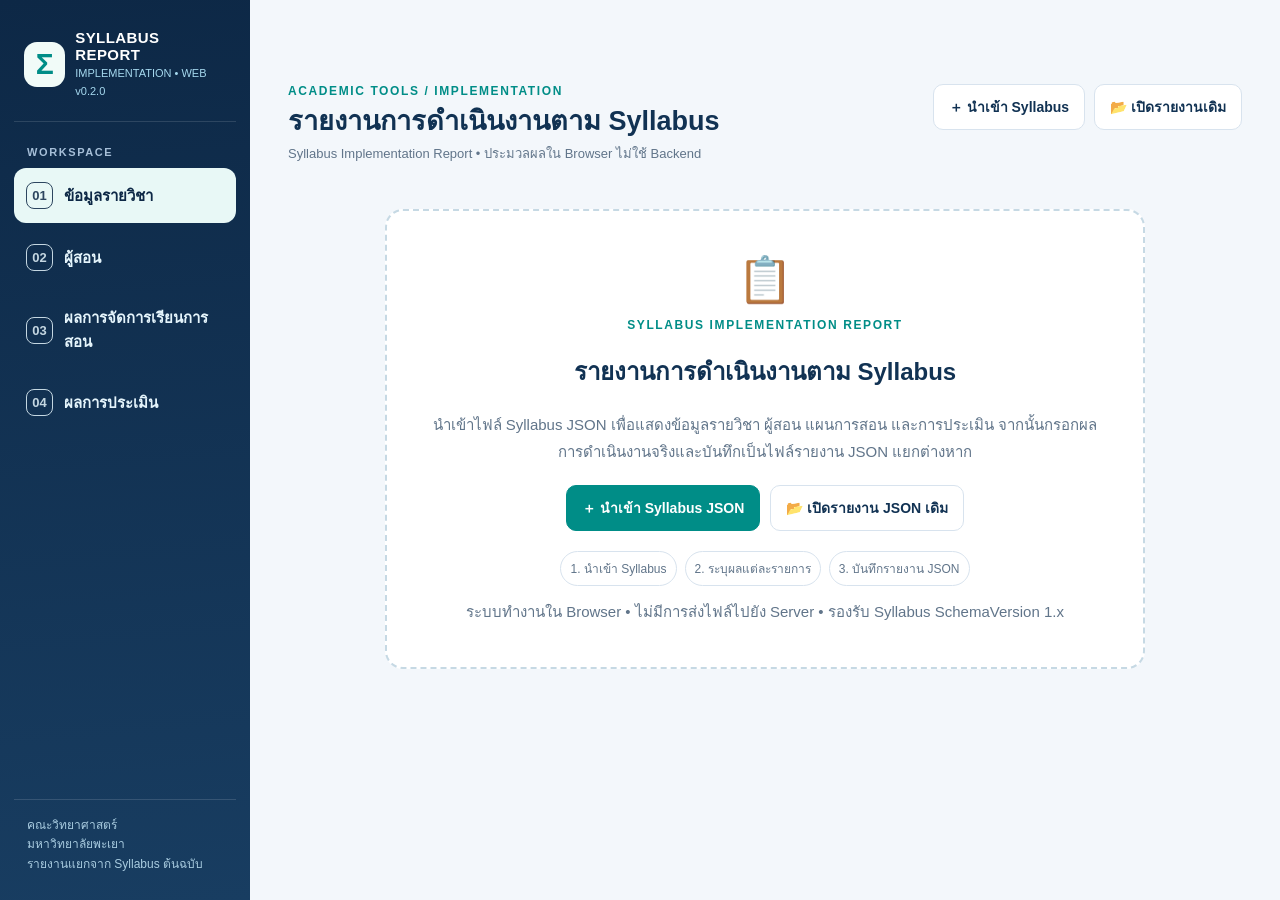
<file: index.html>
<!doctype html>
<html lang="th">
<head>
  <meta charset="utf-8">
  <meta name="viewport" content="width=device-width, initial-scale=1">
  <meta name="theme-color" content="#102d4e">
  <meta name="description" content="ระบบรายงานผลการดำเนินงานตาม Syllabus โดยประมวลผลในเบราว์เซอร์ทั้งหมด">
  <title>Syllabus Implementation Report | Faculty of Science</title>
  <style>
:root{--navy:#113253;--deep:#0d2846;--ink:#18344d;--muted:#61758a;--teal:#008d87;--teal-dark:#00736f;--light:#f3f7fb;--white:#fff;--line:#d8e3ee;--good:#0b8567;--bad:#ad4a2a;--waiting:#748397;--yellow:#fff4dc;--shadow:0 12px 30px rgba(14,48,83,.07);font-family:Tahoma,"Noto Sans Thai",Arial,sans-serif;color:var(--ink);font-size:16px}
*{box-sizing:border-box}body{margin:0;background:var(--light);min-width:320px}button,input,textarea,select{font:inherit}button{cursor:pointer}button:disabled{opacity:.5;cursor:not-allowed}button:focus-visible,select:focus-visible,textarea:focus-visible,input:focus-visible,a:focus-visible{outline:3px solid #69c7cb;outline-offset:2px}.sr-only{position:absolute;width:1px;height:1px;padding:0;margin:-1px;overflow:hidden;clip:rect(0,0,0,0);white-space:nowrap;border:0}.app-shell{display:grid;grid-template-columns:250px minmax(0,1fr);min-height:100vh}.sidebar{background:linear-gradient(175deg,var(--deep),#183d61);color:white;position:sticky;top:0;height:100vh;display:flex;flex-direction:column;padding:25px 14px;z-index:30}.logo{display:flex;gap:10px;align-items:center;padding:4px 10px 22px;border-bottom:1px solid #ffffff20}.logo-mark{display:grid;place-items:center;width:45px;height:45px;border-radius:13px;background:#f1fbf8;color:var(--teal);font-size:30px;font-weight:800}.logo b{display:block;font-size:15px;letter-spacing:.4px}.logo span{font-size:11px;color:#a5d8ee}.nav-label{font-size:11px;color:#a6bfd8;font-weight:700;letter-spacing:1.6px;padding:24px 13px 10px}.nav{display:flex;flex-direction:column;gap:7px}.nav-item{border:0;background:transparent;color:#e4f4fb;padding:14px 12px;border-radius:12px;text-align:left;display:flex;align-items:center;gap:11px;font-size:15px;font-weight:600;width:100%}.nav-item:hover{background:#ffffff1a}.nav-item.active{background:#e8f8f6;color:var(--deep)}.nav-number{border:1px solid currentColor;opacity:.85;min-width:27px;height:27px;display:grid;place-items:center;border-radius:8px;font-size:13px}.sidebar-foot{margin-top:auto;border-top:1px solid #ffffff22;padding:16px 13px 0;color:#a9cce0;font-size:12px;line-height:1.65}.main{min-width:0;max-width:1740px;width:100%;margin:auto;padding:28px 38px 130px}.masthead{display:flex;align-items:flex-start;justify-content:space-between;gap:15px;margin-bottom:24px}.kicker{font-size:12px;letter-spacing:1.6px;font-weight:800;color:var(--teal)}h1{font-size:27px;line-height:1.35;margin:5px 0 4px;color:var(--navy)}.subtitle{font-size:13px;color:var(--muted);margin:0}.mast-actions{display:flex;gap:9px;flex-wrap:wrap;justify-content:flex-end}.btn{border:1px solid var(--line);background:#fff;color:var(--navy);border-radius:10px;padding:11px 15px;font-size:14px;font-weight:700;display:inline-flex;align-items:center;justify-content:center;gap:8px;white-space:nowrap;min-height:42px}.btn:hover{background:#edf8f8}.btn-primary{background:var(--teal);border-color:var(--teal);color:white}.btn-primary:hover{background:var(--teal-dark)}.btn-dark{background:var(--navy);border-color:var(--navy);color:white}.btn-dark:hover{background:#1c446c}.btn-ghost{background:transparent;color:var(--muted)}.btn-xs{min-height:34px;padding:7px 12px;font-size:12px}.mobile-toggle{display:none}.hero{border:1px solid #c8dae9;border-radius:17px;background:linear-gradient(115deg,#173e64,#17617d);color:white;padding:23px 25px;display:flex;justify-content:space-between;gap:20px;align-items:center;margin-bottom:22px}.hero h2{margin:4px 0;font-size:22px;color:white}.hero small{font-size:13px;color:#c5e7f2}.hero aside{text-align:right;min-width:190px}.hero aside strong{font-size:19px;display:block;word-break:break-word}.stats{display:grid;grid-template-columns:repeat(4,minmax(0,1fr));gap:12px;margin-bottom:22px}.stat{background:white;border:1px solid var(--line);padding:15px 17px;border-radius:14px;box-shadow:var(--shadow)}.stat span{font-size:12px;color:var(--muted);display:block}.stat strong{font-size:23px;display:block;margin-top:6px;color:var(--navy)}.stat small{font-size:11px;color:var(--muted)}.section-head{display:flex;justify-content:space-between;align-items:flex-end;gap:16px;margin:8px 0 16px}.section-head h2{font-size:20px;color:var(--navy);margin:4px 0}.section-head p{font-size:13px;color:var(--muted);margin:0}.panel{background:white;border:1px solid var(--line);border-radius:15px;box-shadow:var(--shadow);margin-bottom:18px;overflow:hidden}.panel-head{padding:16px 20px;border-bottom:1px solid var(--line);display:flex;align-items:center;justify-content:space-between;gap:15px}.panel-head h3{font-size:17px;margin:0;color:var(--navy)}.panel-head p{font-size:12px;color:var(--muted);margin:5px 0 0}.panel-body{padding:20px}.pill{padding:5px 11px;border-radius:30px;background:#eaf1f7;color:#3e5970;font-weight:700;font-size:12px;white-space:nowrap}.pill.positive{background:#def7ea;color:#00734d}.pill.negative{background:#fff0df;color:#a55221}.pill.pending{background:#edf2f7;color:#587187}.status-note{background:#eaf7f7;border:1px solid #c8e5e7;border-radius:12px;padding:12px 17px;margin-bottom:18px;font-size:13px;line-height:1.7}.status-note.warn{background:#fff7e7;border-color:#f3dfaa}.grid-info{display:grid;grid-template-columns:repeat(2,minmax(0,1fr));gap:0 20px}.info-cell{border-bottom:1px solid #e6edf3;padding:11px 0;min-width:0}.info-cell.span{grid-column:1/-1}.info-cell dt{font-size:12px;color:var(--muted);margin-bottom:5px}.info-cell dd{margin:0;white-space:pre-wrap;overflow-wrap:anywhere;line-height:1.65;font-size:15px}.table-scroller{overflow-x:auto;width:100%}.data-table{border-collapse:collapse;min-width:700px;width:100%}.data-table th{background:#f0f6fa;font-size:12px;text-align:left;color:#42627a;padding:13px 12px;border-bottom:1px solid var(--line);white-space:nowrap}.data-table td{padding:12px;border-bottom:1px solid #e6edf3;vertical-align:top;font-size:13px}.data-table tr:last-child td{border-bottom:none}.data-table td strong{font-size:14px;color:var(--navy);font-weight:700}.data-table td .subline{margin-top:5px;line-height:1.65;color:var(--muted);font-size:12px;white-space:pre-wrap}.data-table td .line{margin-top:6px;line-height:1.6}.row-no{color:var(--muted);font-size:12px} .training-table{min-width:1420px;table-layout:fixed}.training-table th:nth-child(1){width:70px}.training-table th:nth-child(2){width:20%}.training-table th:nth-child(3){width:12%}.training-table th:nth-child(4){width:8%}.training-table th:nth-child(5){width:12%}.training-table th:nth-child(6){width:14%}.training-table th:nth-child(7){width:16%}.training-table th:nth-child(8){width:16%}.assessment-table{min-width:1280px;table-layout:fixed}.assessment-table th:nth-child(1){width:48px}.assessment-table th:nth-child(2){width:19%}.assessment-table th:nth-child(3){width:13%}.assessment-table th:nth-child(4){width:8%}.assessment-table th:nth-child(5){width:8%}.assessment-table th:nth-child(6){width:14%}.assessment-table th:nth-child(7){width:17%}.assessment-table th:nth-child(8){width:17%}.status-select,.form-control{width:100%;min-width:0;border:1px solid #ccdae6;background:white;border-radius:9px;color:var(--ink);padding:9px 10px;font-size:14px;line-height:1.5}.status-select{font-weight:700}.status-select.value-ok{color:var(--good);border-color:#92cbb3;background:#f4fcf7}.status-select.value-bad{color:var(--bad);border-color:#efc3a2;background:#fffbf5}textarea.form-control{resize:vertical;min-height:72px}.form-control:disabled{background:#f5f7fa;color:#9eabb6}.field-hint{color:#9eabb6;font-size:12px;margin:7px 0 0}.invalid{border-color:#db8757!important;background:#fffaf6!important}.error-msg{font-size:12px;color:#a94b26;margin-top:5px;line-height:1.45}.tabs{display:flex;gap:8px;margin-bottom:14px}.tabs button{border-radius:9px;padding:10px 16px;font-weight:700;border:1px solid var(--line);background:#f2f6fa;color:#41627a}.tabs button.active{background:var(--navy);color:white;border-color:var(--navy)}.tabs button span{font-size:12px;opacity:.8}.field{display:flex;flex-direction:column;gap:7px}.field label{font-size:13px;font-weight:700;color:var(--navy)}.field input{width:240px;max-width:100%}.blank-state{border:2px dashed #c6d9e4;border-radius:18px;background:white;max-width:760px;padding:42px 38px;margin:45px auto;text-align:center}.blank-icon{font-size:45px;margin-bottom:12px}.blank-state h2{color:var(--navy);font-size:24px}.blank-state p{color:var(--muted);font-size:15px;line-height:1.8}.blank-actions{display:flex;justify-content:center;flex-wrap:wrap;gap:10px;margin:20px 0}.steps{display:flex;flex-wrap:wrap;gap:8px;justify-content:center;font-size:12px;color:var(--muted)}.steps span{border:1px solid var(--line);padding:7px 9px;border-radius:30px}.sticky-save{position:fixed;z-index:20;bottom:0;right:0;left:250px;background:rgba(255,255,255,.96);border-top:1px solid var(--line);box-shadow:0 -10px 34px #12395e16;backdrop-filter:blur(9px);padding:12px 38px}.sticky-inner{max-width:1440px;margin:auto;display:flex;align-items:center;justify-content:space-between;gap:15px}.sticky-inner p{margin:0;font-size:12px;color:var(--muted);line-height:1.6}.sticky-inner strong{display:block;font-size:14px;color:var(--navy)}.sticky-inner .btn{font-size:15px}.toast{position:fixed;bottom:90px;right:20px;background:#143956;color:white;border-radius:11px;padding:13px 18px;box-shadow:var(--shadow);max-width:min(380px,90vw);z-index:60;font-size:14px;line-height:1.6}.toast.error{background:#9c4238}.menu-backdrop{display:none}.legend{display:flex;gap:8px;flex-wrap:wrap}.empty-table{padding:25px;color:var(--muted);font-size:14px}.footer-note{font-size:12px;color:var(--muted);text-align:center;padding:18px 0}.report-date{margin:4px 0 18px}.report-date .field{max-width:280px}.report-date input{border:1px solid var(--line);background:white;border-radius:9px;padding:10px;font-size:15px}.progress{height:6px;background:#e7edf2;border-radius:20px;overflow:hidden;margin-top:10px}.progress>div{background:var(--teal);height:100%;border-radius:20px;transition:width .25s}.help-line{font-size:12px;color:var(--muted);line-height:1.6;margin:12px 0 0}
@media(max-width:1190px){.main{padding:24px 22px 130px}.sticky-save{padding:12px 22px}.hero{padding:18px}.stats{gap:9px}.stat{padding:13px}}
@media(max-width:850px){.app-shell{grid-template-columns:minmax(0,1fr)}.sidebar{position:fixed;left:0;top:0;bottom:0;width:255px;transform:translateX(-105%);transition:transform .2s;box-shadow:12px 0 35px #001b3b25}.sidebar.open{transform:translateX(0)}.menu-backdrop.on{display:block;position:fixed;inset:0;background:#0b223b80;z-index:25}.mobile-toggle{display:inline-flex}.main{padding:19px 18px 125px}.sticky-save{left:0;padding:10px 18px}.masthead{align-items:flex-start}.mast-actions{max-width:44%}.mast-actions .btn{padding:9px}.hero aside{min-width:150px}}
@media(max-width:630px){h1{font-size:21px}.subtitle{font-size:12px}.main{padding:14px 12px 120px}.masthead{flex-wrap:wrap;gap:12px}.mast-actions{max-width:none;width:100%;justify-content:space-between}.mast-actions .btn{flex:1;font-size:12px;padding:9px 5px}.hero{flex-direction:column;align-items:flex-start;gap:12px}.hero h2{font-size:18px}.hero aside{text-align:left;min-width:0}.stats{grid-template-columns:repeat(2,1fr)}.stat strong{font-size:21px}.section-head{align-items:flex-start}.panel-head{padding:13px 14px}.panel-body{padding:14px}.grid-info{grid-template-columns:1fr}.info-cell.span{grid-column:auto}.data-table,.training-table,.assessment-table{min-width:0}.responsive-table thead{display:none}.responsive-table tbody,.responsive-table tr,.responsive-table td{display:block;width:100%}.responsive-table tr{border:1px solid var(--line);border-radius:12px;overflow:hidden;margin:11px 10px;background:white}.responsive-table td{display:grid;grid-template-columns:90px minmax(0,1fr);column-gap:8px;border-bottom:1px solid #e6edf3;padding:11px}.responsive-table td:last-child{border-bottom:0}.responsive-table td:before{content:attr(data-label);font-size:12px;font-weight:700;color:#55718a;padding-top:6px}.responsive-table .form-control,.responsive-table .status-select{font-size:15px}.responsive-table td .subline{font-size:12px}.responsive-table td[data-label="สาเหตุ"],.responsive-table td[data-label="การดำเนินการ"]{grid-template-columns:1fr}.responsive-table td[data-label="สาเหตุ"]:before,.responsive-table td[data-label="การดำเนินการ"]:before{padding:0 0 4px}.sticky-save{padding:10px 12px}.sticky-inner p{font-size:11px}.sticky-inner strong{font-size:12px}.sticky-inner .btn{font-size:13px;padding:10px 12px}.tabs button{flex:1;font-size:13px;padding:9px 7px}.blank-state{margin:12px auto;padding:30px 17px}.blank-state h2{font-size:20px}}
@media(max-width:370px){.responsive-table td{grid-template-columns:76px minmax(0,1fr)}.sticky-inner p{max-width:150px}.btn{font-size:12px}}
@media print{.sidebar,.mast-actions,.sticky-save,.tabs,.mobile-toggle,.toast,.menu-backdrop{display:none!important}.app-shell{display:block}.main{max-width:none;padding:0}.hero{background:#f0f5f9!important;color:var(--ink)!important;print-color-adjust:exact}.hero h2{color:var(--ink)}.hero small{color:var(--ink)}.panel{box-shadow:none;break-inside:avoid}.training-table{min-width:0;font-size:10px}.panel-head{padding:10px}.data-table td{font-size:10px}.data-table th{font-size:10px}}

/* Phase 2: DOCX output in the same sticky action bar as JSON. */
.footer-actions{display:flex;align-items:center;justify-content:flex-end;gap:10px;flex-wrap:wrap}
.btn-docx{background:var(--navy);border-color:var(--navy);color:#fff}
.btn-docx:hover{background:#1d527c;color:#fff}
@media(max-width:680px){.sticky-inner{align-items:stretch}.footer-actions{width:100%;display:grid;grid-template-columns:minmax(0,1fr) minmax(0,1fr);gap:8px}.footer-actions .btn{min-width:0;white-space:normal;line-height:1.35;padding:10px 8px}}
@media(max-width:375px){.footer-actions .btn{font-size:12px}}

  </style>
</head>
<body>
  <div id="app" aria-live="off"></div>
  <input id="syllabus-file" class="sr-only" type="file" accept=".json,application/json" aria-label="เลือกไฟล์ Syllabus JSON">
  <input id="report-file" class="sr-only" type="file" accept=".json,application/json" aria-label="เลือกไฟล์รายงาน JSON">
  <script>
/* Smart Syllabus Implementation Report: self-contained DOCX generator.
   Generates OOXML in Browser, with no CDN, backend, or dependency at runtime.
   Input Report JSON and SourceSyllabus are never modified. */
(function(root,factory){
  const api=factory();
  if(typeof module==='object'&&module.exports)module.exports=api;
  if(root)root.SyllabusReportDocx=api;
})(typeof window!=='undefined'?window:undefined,function(){
'use strict';
const encoder=new TextEncoder();
const TYPE='application/vnd.openxmlformats-officedocument.wordprocessingml.document';
const W=15100;
const txt=x=>x==null?'':Array.isArray(x)?x.map(txt).filter(Boolean).join(', '):typeof x==='boolean'?(x?'ใช่':'ไม่ใช่'):typeof x==='object'?JSON.stringify(x):String(x);
const val=x=>txt(x).trim()||'—';
const xml=x=>txt(x).replace(/&/g,'&amp;').replace(/</g,'&lt;').replace(/>/g,'&gt;').replace(/"/g,'&quot;').replace(/'/g,'&apos;');
const makeRun=x=>txt(x).replace(/\r\n/g,'\n').replace(/\r/g,'\n').split('\n').map((part,i)=>(i?'<w:br/>':'')+`<w:t xml:space="preserve">${xml(part)}</w:t>`).join('');
function para(x,style='Normal'){
  return `<w:p><w:pPr><w:pStyle w:val="${style}"/></w:pPr><w:r>${makeRun(x)}</w:r></w:p>`;
}
function cell(x,width,isHead=false,alt=false){
  const fill=isHead?'173C60':alt?'F3F7FA':'FFFFFF';
  return `<w:tc><w:tcPr><w:tcW w:w="${width}" w:type="dxa"/><w:shd w:fill="${fill}"/><w:tcMar><w:top w:w="105" w:type="dxa"/><w:left w:w="105" w:type="dxa"/><w:bottom w:w="105" w:type="dxa"/><w:right w:w="105" w:type="dxa"/></w:tcMar></w:tcPr>${para(val(x),isHead?'TableHead':'TableBody')}</w:tc>`;
}
function table(headings,rows,widths){
  if(!rows.length)return para('ไม่มีข้อมูล','Muted');
  if(!widths){const n=Math.floor(W/headings.length);widths=headings.map((_,i)=>i===headings.length-1?W-n*(headings.length-1):n);}
  if(widths.reduce((a,b)=>a+b,0)!==W)throw new Error('ความกว้างตารางไม่ตรงกับพื้นที่เอกสาร');
  const row=(contents,head,i)=>{const long=contents.some(v=>txt(v).length>420);return `<w:tr><w:trPr>${head?'<w:tblHeader w:val="true"/>':(!long?'<w:cantSplit/>':'')}</w:trPr>${headings.map((_,j)=>cell(contents[j],widths[j],head,i%2===1)).join('')}</w:tr>`;};
  const borders=['top','left','bottom','right','insideH','insideV'].map(side=>`<w:${side} w:val="single" w:sz="5" w:color="D1DDE8"/>`).join('');
  return `<w:tbl><w:tblPr><w:tblW w:w="${W}" w:type="dxa"/><w:tblLayout w:type="fixed"/><w:tblBorders>${borders}</w:tblBorders><w:tblCellSpacing w:w="0" w:type="dxa"/></w:tblPr><w:tblGrid>${widths.map(w=>`<w:gridCol w:w="${w}"/>`).join('')}</w:tblGrid>${row(headings,true,0)}${rows.map((r,i)=>row(r,false,i)).join('')}</w:tbl>`;
}
function dateTh(value){
  if(!value)return '—';
  const m=/^(\d{4})-(\d{2})-(\d{2})/.exec(String(value));
  return m?`${Number(m[3])}/${Number(m[2])}/${Number(m[1])+543}`:txt(value);
}
const labels={
  CourseCode:'รหัสรายวิชา',CourseTitleTh:'ชื่อรายวิชาภาษาไทย',CourseTitleEn:'ชื่อรายวิชาภาษาอังกฤษ',CourseDescriptionTh:'คำอธิบายรายวิชาภาษาไทย',CourseDescriptionEn:'คำอธิบายรายวิชาภาษาอังกฤษ',
  Credits:'หน่วยกิต',LectureHours:'ชั่วโมงบรรยาย',LabHours:'ชั่วโมงปฏิบัติการ',SelfStudyHours:'ชั่วโมงศึกษาด้วยตนเอง',AcademicYear:'ปีการศึกษา (พ.ศ.)',Semester:'ภาคเรียน',Section:'กลุ่มเรียน',FacultyName:'คณะ',UniversityName:'มหาวิทยาลัย',LastUpdatedDate:'วันที่บันทึก/ปรับปรุง Syllabus',
  CurriculumCode:'รหัสหลักสูตร',CurriculumName:'ชื่อหลักสูตร',ProgramName:'สาขาวิชา',DegreeLevel:'ระดับปริญญา',DepartmentName:'หน่วยงาน',
  IsResponsibleInstructor:'ผู้รับผิดชอบรายวิชา',Prefix:'คำนำหน้า',FirstName:'ชื่อ',LastName:'นามสกุล',DisplayName:'ชื่อผู้สอน',Department:'สาขาวิชา',StaffId:'รหัสบุคลากร',StaffID:'รหัสบุคลากร',Email:'อีเมล',LecturePercent:'สัดส่วนบรรยาย (%)',LabPercent:'สัดส่วนปฏิบัติการ (%)'
};
function label(k){return labels[k]||k;}
const isObj=x=>x!==null&&typeof x==='object'&&!Array.isArray(x);
function rowsFromObj(o){return Object.entries(isObj(o)?o:{}).map(([k,v])=>[label(k),k==='LastUpdatedDate'?dateTh(v):val(v)]);}
function statusText(x){return txt(x.Status).trim()||'ยังไม่ระบุ';}
function detailText(x,key){if(x.Status==='ไม่ตามแผน'||x.Status==='ไม่บรรลุ')return val(x[key]);return '—';}
function summary(data){
  const all=[...(data.LectureResults||[]),...(data.LabResults||[]),...(data.AssessmentResults||[])];
  const done=all.filter(x=>x.Status).length;
  const neg=all.filter(x=>x.Status==='ไม่ตามแผน'||x.Status==='ไม่บรรลุ').length;
  const incomplete=all.filter(x=>(x.Status==='ไม่ตามแผน'||x.Status==='ไม่บรรลุ')&&(!txt(x.Reason).trim()||!txt(x.Action).trim())).length;
  return {total:all.length,done,neg,missing:all.length-done,incomplete};
}
function validate(data){
  if(!isObj(data)||data.ReportType!=='SyllabusImplementation'||!isObj(data.SourceSyllabus))throw new Error('ไม่มีข้อมูลรายงานการดำเนินงานตาม Syllabus');
  const s=data.SourceSyllabus;
  for(const k of ['LecturePlans','LabPlans','Assessments'])if(!Array.isArray(s[k])||!Array.isArray(data[k==='LecturePlans'?'LectureResults':k==='LabPlans'?'LabResults':'AssessmentResults']))throw new Error('ข้อมูลรายงานไม่ครบ: '+k);
  return data;
}
function documentXML(data){
  data=validate(data);
  const syllabus=data.SourceSyllabus, ci=syllabus.CourseInfo||{},curr=syllabus.Curriculum||{};
  const c=summary(data);const b=[];
  b.push(para('รายงานผลการดำเนินงานตาม Syllabus','Title'));
  b.push(para('Syllabus Implementation Report','Subtitle'));
  b.push(para('คณะวิทยาศาสตร์ มหาวิทยาลัยพะเยา','Center'));
  b.push(para(`${val(ci.CourseCode)}  ${val(ci.CourseTitleTh)}`,'CourseTitle'));
  if(ci.CourseTitleEn)b.push(para(ci.CourseTitleEn,'Center'));
  b.push(para(`ปีการศึกษา ${val(ci.AcademicYear)}  ภาคเรียน ${val(ci.Semester)}  กลุ่มเรียน ${val(ci.Section)}     วันที่รายงาน ${dateTh(data.ReportDate)}`,'Center'));
  b.push(para('สรุปผลการรายงาน','Heading1'));
  b.push(table(['รายการ','จำนวน'],[['รายการติดตามทั้งหมด',c.total],['ระบุผลแล้ว',c.done],['ไม่ตามแผน / ไม่บรรลุ',c.neg],['ยังไม่ระบุผล',c.missing],['รายการผลเป็นลบที่ยังกรอกสาเหตุ/การดำเนินการไม่ครบ',c.incomplete]],[11800,3300]));
  if(c.missing||c.incomplete)b.push(para('หมายเหตุ: เอกสารฉบับนี้มีรายการที่ยังไม่รายงานผล หรือข้อมูลสาเหตุ/การดำเนินการยังไม่ครบ','Warning'));
  b.push(para('1. ข้อมูลรายวิชา','Heading1'));
  b.push(table(['รายการ','ข้อมูลจาก Syllabus'],rowsFromObj(ci),[4100,11000]));
  b.push(para('2. ข้อมูลหลักสูตร','Heading1'));
  b.push(table(['รายการ','ข้อมูลจาก Syllabus'],rowsFromObj(curr),[4100,11000]));
  b.push(para('3. ผู้รับผิดชอบรายวิชาและผู้สอน','Heading1'));
  const teachers=syllabus.Instructors||[];
  const teacherRows=teachers.flatMap((teacher,i)=>{
    const fields=rowsFromObj(teacher);
    return fields.map(([k,v],j)=>[j===0?i+1:'',k,v]);
  });
  b.push(table(['ลำดับ','รายการ','รายละเอียด'],teacherRows,[1000,3700,10400]));
  const plans=(title,source,results)=>{
    b.push(para(title,'Heading1'));
    const rows=source.map((p,i)=>{
      const r=results.find(x=>x.SourceIndex===i)||{};
      const topic=[p.Topic,p.LearningActivities&&p.LearningActivities!==p.Topic?'กิจกรรม: '+p.LearningActivities:''].filter(Boolean).join('\n');
      return [val(p.WeekNumber),val(topic),val(p.TeachingMethods||p.TeachingMethod),val(p.MappedCloCodes||p.CloCodes),val(p.Notes||p.InstructorNames),statusText(r),detailText(r,'Reason'),detailText(r,'Action')];
    });
    b.push(table(['สัปดาห์','หัวข้อ / กิจกรรม','วิธีสอน','CLO','ผู้สอน','ผลการสอน','สาเหตุ','การดำเนินการ'],rows,[1010,2890,1610,890,1960,1420,2660,2660]));
  };
  plans('4. ผลการจัดการเรียนการสอนภาคบรรยาย (Lecture)',syllabus.LecturePlans,data.LectureResults);
  plans('5. ผลการจัดการเรียนการสอนภาคปฏิบัติการ (Lab)',syllabus.LabPlans,data.LabResults);
  b.push(para('6. ผลการวัดและประเมินผล','Heading1'));
  const aRows=syllabus.Assessments.map((a,i)=>{
    const r=data.AssessmentResults.find(x=>x.SourceIndex===i)||{};
    return [val(i+1),val(a.AssessmentName),val(a.AssessmentType),val(a.WeightPercent),val(a.MappedCloCodes),statusText(r),detailText(r,'Reason'),detailText(r,'Action')];
  });
  b.push(table(['ลำดับ','รายการประเมิน','ประเภท','น้ำหนัก %','CLO','ผลการประเมิน','สาเหตุ','การดำเนินการ'],aRows,[670,2870,1810,880,1000,1400,3235,3235]));
  b.push(para('ข้อมูลประกอบการรายงาน','Heading1'));
  b.push(table(['รายการ','รายละเอียด'],[
    ['Offering ID',val(data.SourceOfferingId||syllabus.OfferingId)],
    ['ไฟล์ Syllabus ต้นฉบับ',val(data.SourceFileName)],
    ['วันที่จัดทำรายงาน',dateTh(data.ReportDate)],
    ['หมายเหตุ','ข้อมูลรายวิชา ผู้สอน และแผนการสอนมาจาก Syllabus JSON ต้นฉบับ ส่วนผลการดำเนินงานมาจากไฟล์รายงาน JSON']
  ],[4100,11000]));
  return `<?xml version="1.0" encoding="UTF-8" standalone="yes"?><w:document xmlns:w="http://schemas.openxmlformats.org/wordprocessingml/2006/main"><w:body>${b.join('')}<w:sectPr><w:pgSz w:w="16838" w:h="11906" w:orient="landscape"/><w:pgMar w:top="850" w:right="850" w:bottom="850" w:left="850" w:header="400" w:footer="400" w:gutter="0"/></w:sectPr></w:body></w:document>`;
}
function stylesXML(){
 const space=(before,after)=>`<w:spacing w:before="${before}" w:after="${after}" w:line="290" w:lineRule="auto"/>`;
 const style=(id,name,size,attrs='',bold=false,color='18344D')=>`<w:style w:type="paragraph" w:styleId="${id}"><w:name w:val="${name}"/><w:basedOn w:val="Normal"/><w:pPr>${attrs}</w:pPr><w:rPr><w:rFonts w:ascii="TH Sarabun New" w:hAnsi="TH Sarabun New" w:eastAsia="TH Sarabun New" w:cs="TH Sarabun New"/><w:sz w:val="${size}"/><w:szCs w:val="${size}"/><w:color w:val="${color}"/>${bold?'<w:b/>':''}</w:rPr></w:style>`;
 return `<?xml version="1.0" encoding="UTF-8" standalone="yes"?><w:styles xmlns:w="http://schemas.openxmlformats.org/wordprocessingml/2006/main"><w:docDefaults><w:rPrDefault><w:rPr><w:rFonts w:ascii="TH Sarabun New" w:hAnsi="TH Sarabun New" w:eastAsia="TH Sarabun New" w:cs="TH Sarabun New"/><w:sz w:val="28"/><w:szCs w:val="28"/><w:lang w:val="th-TH" w:eastAsia="th-TH"/></w:rPr></w:rPrDefault></w:docDefaults><w:style w:type="paragraph" w:default="1" w:styleId="Normal"><w:name w:val="Normal"/><w:pPr>${space(0,85)}</w:pPr></w:style>${style('Title','Title',43,`<w:jc w:val="center"/>${space(120,60)}`,true,'173C60')}${style('Subtitle','Subtitle',29,`<w:jc w:val="center"/>${space(0,65)}`,false)}${style('Center','Centered',28,`<w:jc w:val="center"/>${space(0,80)}`)}${style('CourseTitle','CourseTitle',34,`<w:jc w:val="center"/>${space(60,75)}`,true)}${style('Heading1','Heading1',31,`<w:keepNext/>${space(190,100)}`,true,'007C83')}${style('TableHead','TableHead',23,space(0,0),true,'FFFFFF')}${style('TableBody','TableBody',23,space(0,0))}${style('Warning','Warning',25,space(85,90),true,'AD4A2A')}${style('Muted','Muted',25,space(60,85),false,'64748B')}</w:styles>`;
}
function crc32(bytes){let crc=0xFFFFFFFF;for(let i=0;i<bytes.length;i++){crc^=bytes[i];for(let j=0;j<8;j++)crc=(crc&1)?(0xEDB88320^(crc>>>1)):(crc>>>1);}return (crc^0xFFFFFFFF)>>>0;}
function little16(v){return [v&255,(v>>>8)&255];}
function little32(v){return [v&255,(v>>>8)&255,(v>>>16)&255,(v>>>24)&255];}
function zipFiles(files){
 const local=[],central=[];let offset=0,count=0;
 for(const [name,content] of Object.entries(files)){
  const n=encoder.encode(name),d=encoder.encode(content),c=crc32(d),sz=d.length;
  const l=new Uint8Array([0x50,0x4b,3,4,...little16(20),...little16(0x0800),...little16(0),...little16(0),...little16(0),...little32(c),...little32(sz),...little32(sz),...little16(n.length),...little16(0)]);
  local.push(l,n,d);
  central.push(new Uint8Array([0x50,0x4b,1,2,...little16(20),...little16(20),...little16(0x0800),...little16(0),...little16(0),...little16(0),...little32(c),...little32(sz),...little32(sz),...little16(n.length),...little16(0),...little16(0),...little16(0),...little16(0),...little32(0),...little32(offset)]),n);
  offset+=l.length+n.length+d.length;count++;
 }
 const clen=central.reduce((n,x)=>n+x.length,0);
 const end=new Uint8Array([0x50,0x4b,5,6,...little16(0),...little16(0),...little16(count),...little16(count),...little32(clen),...little32(offset),...little16(0)]);
 return new Blob([...local,...central,end],{type:TYPE});
}
function makeDocx(data){
 const files={
  '[Content_Types].xml':`<?xml version="1.0" encoding="UTF-8" standalone="yes"?><Types xmlns="http://schemas.openxmlformats.org/package/2006/content-types"><Default Extension="rels" ContentType="application/vnd.openxmlformats-package.relationships+xml"/><Default Extension="xml" ContentType="application/xml"/><Override PartName="/word/document.xml" ContentType="application/vnd.openxmlformats-officedocument.wordprocessingml.document.main+xml"/><Override PartName="/word/styles.xml" ContentType="application/vnd.openxmlformats-officedocument.wordprocessingml.styles+xml"/><Override PartName="/docProps/core.xml" ContentType="application/vnd.openxmlformats-package.core-properties+xml"/><Override PartName="/docProps/app.xml" ContentType="application/vnd.openxmlformats-officedocument.extended-properties+xml"/></Types>`,
  '_rels/.rels':`<?xml version="1.0" encoding="UTF-8" standalone="yes"?><Relationships xmlns="http://schemas.openxmlformats.org/package/2006/relationships"><Relationship Id="rId1" Type="http://schemas.openxmlformats.org/officeDocument/2006/relationships/officeDocument" Target="word/document.xml"/><Relationship Id="rId2" Type="http://schemas.openxmlformats.org/package/2006/relationships/metadata/core-properties" Target="docProps/core.xml"/><Relationship Id="rId3" Type="http://schemas.openxmlformats.org/officeDocument/2006/relationships/extended-properties" Target="docProps/app.xml"/></Relationships>`,
  'word/document.xml':documentXML(data),
  'word/styles.xml':stylesXML(),
  'word/_rels/document.xml.rels':`<?xml version="1.0" encoding="UTF-8" standalone="yes"?><Relationships xmlns="http://schemas.openxmlformats.org/package/2006/relationships"><Relationship Id="rIdStyles" Type="http://schemas.openxmlformats.org/officeDocument/2006/relationships/styles" Target="styles.xml"/></Relationships>`,
  'docProps/core.xml':`<?xml version="1.0" encoding="UTF-8" standalone="yes"?><cp:coreProperties xmlns:cp="http://schemas.openxmlformats.org/package/2006/metadata/core-properties" xmlns:dc="http://purl.org/dc/elements/1.1/"><dc:title>รายงานผลการดำเนินงานตาม Syllabus</dc:title><dc:creator>Smart Syllabus Implementation Report</dc:creator></cp:coreProperties>`,
  'docProps/app.xml':`<?xml version="1.0" encoding="UTF-8" standalone="yes"?><Properties xmlns="http://schemas.openxmlformats.org/officeDocument/2006/extended-properties"><Application>Smart Syllabus Implementation Report Web</Application></Properties>`
 };
 return zipFiles(files);
}
return {makeDocx,documentXML,summary,TYPE};
});

(() => {
  'use strict';

  // Static browser-only report app. Syllabus input is kept intact in SourceSyllabus.
  // The report's JSON format is intentionally separate from Syllabus SchemaVersion 1.0.0.
  const REPORT_VERSION = '1.0.0';
  const APP_VERSION = '0.2.0';
  const tabs = [
    { id: 'course', name: 'ข้อมูลรายวิชา', icon: '01' },
    { id: 'instructors', name: 'ผู้สอน', icon: '02' },
    { id: 'plans', name: 'ผลการจัดการเรียนการสอน', icon: '03' },
    { id: 'assessments', name: 'ผลการประเมิน', icon: '04' }
  ];
  const fieldLabels = {
    CourseCode:'รหัสรายวิชา',CourseTitleTh:'ชื่อรายวิชา (ไทย)',CourseTitleEn:'ชื่อรายวิชา (อังกฤษ)',
    CourseDescriptionTh:'คำอธิบายรายวิชา (ไทย)',CourseDescriptionEn:'คำอธิบายรายวิชา (อังกฤษ)',
    Credits:'หน่วยกิต',LectureHours:'ชั่วโมงบรรยาย',LabHours:'ชั่วโมงปฏิบัติการ',SelfStudyHours:'ชั่วโมงศึกษาด้วยตนเอง',
    AcademicYear:'ปีการศึกษา (พ.ศ.)',Semester:'ภาคเรียน',Section:'กลุ่มเรียน',FacultyName:'คณะ',
    UniversityName:'มหาวิทยาลัย',LastUpdatedDate:'วันที่บันทึก/ปรับปรุง Syllabus',
    CurriculumCode:'รหัสหลักสูตร',CurriculumName:'ชื่อหลักสูตร',ProgramName:'สาขาวิชา',
    DegreeLevel:'ระดับปริญญา',DepartmentName:'สาขาวิชา/หน่วยงาน',
    IsResponsibleInstructor:'ผู้รับผิดชอบรายวิชา',Prefix:'คำนำหน้า',FirstName:'ชื่อ',LastName:'นามสกุล',
    DisplayName:'ชื่อผู้สอน',Department:'สาขาวิชา',StaffId:'รหัสบุคลากร',StaffID:'รหัสบุคลากร',
    Email:'อีเมล',LecturePercent:'สัดส่วนบรรยาย',LabPercent:'สัดส่วนปฏิบัติการ'
  };
  const sectionInfo = {
    course:{title:'ข้อมูลรายวิชา',subtitle:'แสดงรายละเอียดรายวิชาและหลักสูตรจากไฟล์ Syllabus แบบอ่านอย่างเดียว'},
    instructors:{title:'ข้อมูลผู้รับผิดชอบรายวิชาและผู้สอน',subtitle:'แสดงข้อมูลผู้สอนทุกคนจากไฟล์ Syllabus โดยไม่เปลี่ยนแปลงข้อมูลต้นฉบับ'},
    plans:{title:'รายงานผลการจัดการเรียนการสอน',subtitle:'ระบุผลการดำเนินงานตามแผนทุกสัปดาห์ ทั้งภาคบรรยายและปฏิบัติการ'},
    assessments:{title:'รายงานผลการวัดและประเมินผล',subtitle:'ระบุผลบรรลุ/ไม่บรรลุ พร้อมสาเหตุและการดำเนินการแก้ไขเมื่อไม่บรรลุ'}
  };
  const app = document.getElementById('app');
  let report = null;
  let activeTab = 'course';
  let planTab = 'lecture';
  let mobileOpen = false;
  let unsaved = false;
  let toastTimeout = null;

  function esc(val) { return String(val == null ? '' : val).replace(/[&<>"']/g, c => ({'&':'&amp;','<':'&lt;','>':'&gt;','"':'&quot;',"'":'&#39;'}[c])); }
  function normalizeText(v) {return v == null ? '' : typeof v === 'boolean' ? (v ? 'ใช่' : 'ไม่ใช่') : typeof v === 'object' ? Array.isArray(v) ? v.map(normalizeText).join(', ') : JSON.stringify(v) : String(v);}
  function fmt(v) {const t=normalizeText(v);return t.trim() ? t : '—';}
  function fileSafe(x) {return String(x||'unknown').replace(/[^a-zA-Z0-9ก-๙_-]/g,'_').slice(0,95);}
  function todayLocal() {const d=new Date();const off=d.getTimezoneOffset()*60000;return new Date(d.getTime()-off).toISOString().slice(0,10);}
  function timeISO() {return new Date().toISOString();}
  function isObj(x) {return x !== null && typeof x === 'object' && !Array.isArray(x);}
  function validSyllabus(s) {
    if(!isObj(s) || !isObj(s.CourseInfo) || !Array.isArray(s.Instructors) || !Array.isArray(s.LecturePlans) || !Array.isArray(s.LabPlans) || !Array.isArray(s.Assessments)) {
      throw new Error('ไฟล์นี้ไม่ใช่ Syllabus JSON ที่รองรับ: ต้องมี CourseInfo, Instructors, LecturePlans, LabPlans และ Assessments');
    }
    if(s.SchemaVersion && String(s.SchemaVersion).split('.')[0] !== '1') throw new Error('ยังไม่รองรับ Syllabus SchemaVersion นี้');
    return true;
  }
  function makeRows(rows) {return rows.map((p,i)=>({SourceIndex:i,WeekNumber:p.WeekNumber??null,Status:'',Reason:'',Action:''}));}
  function makeAssessmentRows(rows) {return rows.map((_,i)=>({SourceIndex:i,Status:'',Reason:'',Action:''}));}
  function makeReport(syllabus, filename='') {
    validSyllabus(syllabus);
    const s=JSON.parse(JSON.stringify(syllabus));
    return {ReportSchemaVersion:REPORT_VERSION, ReportType:'SyllabusImplementation',
      SourceOfferingId:String(s.OfferingId||''),SourceFileName:filename,SourceSyllabus:s,
      CreatedAt:timeISO(),UpdatedAt:timeISO(),ReportDate:todayLocal(),
      LectureResults:makeRows(s.LecturePlans),LabResults:makeRows(s.LabPlans),
      AssessmentResults:makeAssessmentRows(s.Assessments)};
  }
  function normalizeRows(existing, source, isPlan, choices) {
    const byIndex=new Map((Array.isArray(existing)?existing:[]).filter(x=>isObj(x)&&Number.isInteger(x.SourceIndex)).map(x=>[x.SourceIndex,x]));
    return source.map((p,i)=>{
      const old=byIndex.get(i)||{};
      return {SourceIndex:i,...(isPlan?{WeekNumber:p.WeekNumber??null}:{}),
        Status:choices.includes(old.Status)?old.Status:'',Reason:String(old.Reason??''),Action:String(old.Action??'')};
    });
  }
  function normalizeReport(raw) {
    if(!isObj(raw)||raw.ReportType!=='SyllabusImplementation'||!raw.SourceSyllabus) throw new Error('ไฟล์นี้ไม่ใช่รายงานผลการดำเนินงานของระบบนี้');
    if(String(raw.ReportSchemaVersion||'').split('.')[0]!=='1') throw new Error('ยังไม่รองรับเวอร์ชันรายงานนี้');
    validSyllabus(raw.SourceSyllabus);
    const cloned=JSON.parse(JSON.stringify(raw));
    cloned.LectureResults=normalizeRows(raw.LectureResults,cloned.SourceSyllabus.LecturePlans,true,['ตามแผน','ไม่ตามแผน','']);
    cloned.LabResults=normalizeRows(raw.LabResults,cloned.SourceSyllabus.LabPlans,true,['ตามแผน','ไม่ตามแผน','']);
    cloned.AssessmentResults=normalizeRows(raw.AssessmentResults,cloned.SourceSyllabus.Assessments,false,['บรรลุ','ไม่บรรลุ','']);
    cloned.ReportDate=typeof raw.ReportDate==='string' && /^\d{4}-\d{2}-\d{2}$/.test(raw.ReportDate)?raw.ReportDate:'';
    return cloned;
  }
  function stats() {
    if(!report) return {total:0,done:0,problem:0,missing:0,incomplete:0,plan:0,assess:0};
    const all=[...report.LectureResults,...report.LabResults,...report.AssessmentResults];
    return {total:all.length,done:all.filter(r=>!!r.Status).length,
      problem:all.filter(r=>r.Status==='ไม่ตามแผน'||r.Status==='ไม่บรรลุ').length,
      missing:all.filter(r=>!r.Status).length,
      incomplete:all.filter(r=>(r.Status==='ไม่ตามแผน'||r.Status==='ไม่บรรลุ')&&(!r.Reason.trim()||!r.Action.trim())).length,
      plan:report.LectureResults.length+report.LabResults.length,assess:report.AssessmentResults.length};
  }
  function readSource() {return report?.SourceSyllabus||null;}
  function getCourseName() {const c=readSource()?.CourseInfo||{};return c.CourseTitleTh||c.CourseTitleEn||'ยังไม่มีชื่อรายวิชา';}
  function getOffering() {const s=readSource()||{};const c=s.CourseInfo||{};return s.OfferingId || [c.CourseCode||'COURSE',c.Semester||'TERM',c.AcademicYear||'YEAR',c.Section||'SECTION'].join('-');}
  function showToast(message,error=false) {
    const existing=document.querySelector('.toast');if(existing) existing.remove();if(toastTimeout)clearTimeout(toastTimeout);
    const el=document.createElement('div');el.className='toast'+(error?' error':'');el.setAttribute('role','status');el.textContent=message;document.body.append(el);
    toastTimeout=setTimeout(()=>el.remove(),5200);
  }
  function markUnsaved() {unsaved=true;const e=document.getElementById('save-indicator');if(e)e.textContent='มีข้อมูลเปลี่ยนแปลงที่ยังไม่ได้บันทึก JSON';}
  function countPill() {const s=stats();return `${s.done}/${s.total} รายการ`;}
  function renderNav() {return tabs.map(t=>`<button class="nav-item ${activeTab===t.id?'active':''}" data-tab="${t.id}" type="button" aria-current="${activeTab===t.id?'page':'false'}"><span class="nav-number">${t.icon}</span>${t.name}</button>`).join('');}
  function renderCards() {const s=stats();return `<div class="stats" aria-label="สรุปความคืบหน้า">
    <div class="stat"><span>รายการทั้งหมด</span><strong data-metric="total">${s.total}</strong><small>Lecture / Lab / การประเมิน</small></div>
    <div class="stat"><span>ระบุผลแล้ว</span><strong data-metric="done">${s.done}</strong><div class="progress"><div data-progress style="width:${s.total?s.done/s.total*100:0}%"></div></div></div>
    <div class="stat"><span>ไม่ตามแผน / ไม่บรรลุ</span><strong data-metric="problem">${s.problem}</strong><small>รายการที่ต้องระบุสาเหตุและการดำเนินการ</small></div>
    <div class="stat"><span>ยังไม่ระบุผล</span><strong data-metric="missing">${s.missing}</strong><small data-metric="incomplete">${s.incomplete?`กรอกสาเหตุ/การดำเนินการไม่ครบ ${s.incomplete} รายการ`:'สาเหตุ/การดำเนินการครบตามที่ระบุ'}</small></div>
  </div>`;}
  function renderInfo(obj) {
    const entries=Object.entries(isObj(obj)?obj:{});
    if(!entries.length)return `<div class="empty-table">ไม่มีข้อมูลในไฟล์ต้นฉบับ</div>`;
    return `<dl class="grid-info">${entries.map(([k,v])=>{
      const isLong=/Description|Details|Note/i.test(k)||normalizeText(v).length>90;
      return `<div class="info-cell ${isLong?'span':''}"><dt>${esc(fieldLabels[k]||k)}</dt><dd>${esc(fmt(v))}</dd></div>`;
    }).join('')}</dl>`;
  }
  function panel(title,content,description='',extra='') {return `<section class="panel"><div class="panel-head"><div><h3>${esc(title)}</h3>${description?`<p>${esc(description)}</p>`:''}</div>${extra}</div><div class="panel-body">${content}</div></section>`;}
  function renderCourse() {
    const syllabus=readSource();return `${panel('ข้อมูลรายวิชา (Course Info)',renderInfo(syllabus.CourseInfo),'อ่านอย่างเดียว • แสดงทุกฟิลด์ที่อยู่ใน Syllabus JSON')}
      ${panel('หลักสูตร (Curriculum)',renderInfo(syllabus.Curriculum),'ข้อมูลอ้างอิงจากไฟล์ Syllabus')}
      ${panel('ข้อมูลไฟล์ต้นฉบับ',renderInfo({OfferingId:syllabus.OfferingId||'',SchemaVersion:syllabus.SchemaVersion||'',SourceType:syllabus.SourceType||'',ExtractedAt:syllabus.ExtractedAt||'',SourceFileName:report.SourceFileName||''}))}`;
  }
  function renderInstructors() {
    const items=readSource().Instructors;
    if(!items.length)return panel('รายชื่อผู้สอน',`<div class="empty-table">ไม่มีรายชื่อผู้สอนใน Syllabus JSON</div>`);
    const keys=[...new Set(items.flatMap(Object.keys))];
    return `<section class="panel"><div class="panel-head"><div><h3>ข้อมูลผู้สอนทั้งหมด</h3><p>แสดงข้อมูลทุกฟิลด์ตามที่บันทึกไว้ใน JSON</p></div><span class="pill">${items.length} คน</span></div><div class="table-scroller"><table class="data-table responsive-table"><thead><tr><th>#</th>${keys.map(k=>`<th>${esc(fieldLabels[k]||k)}</th>`).join('')}</tr></thead><tbody>${items.map((row,i)=>`<tr><td data-label="ลำดับ">${i+1}</td>${keys.map(k=>`<td data-label="${esc(fieldLabels[k]||k)}">${esc(fmt(row[k]))}</td>`).join('')}</tr>`).join('')}</tbody></table></div></section>`;
  }
  function statusSelect(kind,i,current) {
    const choices=kind==='assessment'?['','บรรลุ','ไม่บรรลุ']:['','ตามแผน','ไม่ตามแผน'];
    const stClass=(current==='ไม่ตามแผน'||current==='ไม่บรรลุ')?'value-bad':current?'value-ok':'';
    return `<select class="status-select ${stClass}" data-kind="${kind}" data-index="${i}" data-field="Status" aria-label="${kind==='assessment'?'ผลการประเมิน':'ผลการจัดการเรียนการสอน'} รายการที่ ${i+1}">
    ${choices.map((x,j)=>`<option value="${esc(x)}" ${x===current?'selected':''}>${j===0?'— ยังไม่ระบุ —':esc(x)}</option>`).join('')}</select>`;
  }
  function resultColumn(kind,i,record,field) {
    const negative=record.Status==='ไม่ตามแผน'||record.Status==='ไม่บรรลุ';
    if(!negative)return `<span class="field-hint">เลือก “${kind==='assessment'?'ไม่บรรลุ':'ไม่ตามแผน'}” เพื่อกรอก</span>`;
    const blank=!record[field].trim();return `<div><textarea class="form-control ${blank?'invalid':''}" rows="2" maxlength="2000" data-kind="${kind}" data-index="${i}" data-field="${field}" aria-label="${field==='Reason'?'ระบุสาเหตุ':'ระบุการดำเนินการ'} รายการที่ ${i+1}">${esc(record[field])}</textarea>${blank?'<div class="error-msg">กรุณาระบุข้อมูลเมื่อเลือกผลเป็นลบ (ยังบันทึก JSON ได้)</div>':''}</div>`;
  }
  function planData(kind) {return kind==='lecture'?[readSource().LecturePlans,report.LectureResults]:[readSource().LabPlans,report.LabResults];}
  function renderPlan() {
    const kind=planTab;const [plans,results]=planData(kind);const all=kind==='lecture'?report.LectureResults:report.LabResults;
    const title=kind==='lecture'?'ภาคบรรยาย (Lecture)':'ภาคปฏิบัติการ (Lab)';
    return `<div class="tabs" role="tablist" aria-label="ประเภทแผนการสอน"><button type="button" class="${kind==='lecture'?'active':''}" data-plan-tab="lecture" role="tab" aria-selected="${kind==='lecture'}">บรรยาย <span>(${readSource().LecturePlans.length})</span></button><button type="button" class="${kind==='lab'?'active':''}" data-plan-tab="lab" role="tab" aria-selected="${kind==='lab'}">ปฏิบัติการ <span>(${readSource().LabPlans.length})</span></button></div>
      <section class="panel"><div class="panel-head"><div><h3>ผลการสอน${title}</h3><p>แสดงคอลัมน์แผนเดิมจาก Syllabus และเพิ่มผลการดำเนินงานแยกแต่ละสัปดาห์</p></div><span class="pill">${all.filter(r=>!!r.Status).length}/${all.length} ระบุผลแล้ว</span></div>
      ${plans.length?`<div class="table-scroller"><table class="data-table responsive-table training-table"><thead><tr><th>สัปดาห์</th><th>หัวข้อ / กิจกรรมการเรียนรู้</th><th>วิธีสอน</th><th>CLO</th><th>ผู้สอน</th><th>ผลการสอน</th><th>สาเหตุ</th><th>การดำเนินการ</th></tr></thead><tbody>
      ${plans.map((p,i)=>{const r=results[i];const notes=p.Notes||p.InstructorNames||'';const topic=p.Topic||p.LearningActivities||'—';const method=normalizeText(p.TeachingMethods||p.TeachingMethod||'');const mClo=normalizeText(p.MappedCloCodes||p.CloCodes||'');return `<tr>
      <td data-label="สัปดาห์"><strong>${esc(fmt(p.WeekNumber))}</strong><div class="row-no">รายการ ${i+1}</div></td>
      <td data-label="หัวข้อ / กิจกรรม"><strong>${esc(topic)}</strong>${p.LearningActivities&&p.LearningActivities!==topic?`<div class="subline">กิจกรรม: ${esc(p.LearningActivities)}</div>`:''}</td>
      <td data-label="วิธีสอน">${esc(fmt(method))}</td>
      <td data-label="CLO">${esc(fmt(mClo))}</td>
      <td data-label="ผู้สอน">${esc(fmt(normalizeText(notes)))}</td>
      <td data-label="ผลการสอน">${statusSelect(kind,i,r.Status)}</td>
      <td data-label="สาเหตุ">${resultColumn(kind,i,r,'Reason')}</td>
      <td data-label="การดำเนินการ">${resultColumn(kind,i,r,'Action')}</td></tr>`}).join('')}
      </tbody></table></div>`:`<div class="empty-table">ไม่มีแผนการสอนในส่วนนี้</div>`}</section>`;
  }
  function renderAssessments(){const items=readSource().Assessments;const rows=report.AssessmentResults;
    return `<section class="panel"><div class="panel-head"><div><h3>รายการวัดและประเมินผล</h3><p>แสดงคอลัมน์ประเมินจาก Syllabus พร้อมคอลัมน์ผลการบรรลุ สาเหตุ และการดำเนินการ</p></div><span class="pill">${rows.filter(r=>!!r.Status).length}/${rows.length} ระบุผลแล้ว</span></div>
    ${items.length?`<div class="table-scroller"><table class="data-table responsive-table assessment-table"><thead><tr><th>#</th><th>รายการประเมิน</th><th>ประเภทประเมิน</th><th>น้ำหนัก %</th><th>CLO</th><th>ผลการประเมิน</th><th>สาเหตุ</th><th>การดำเนินการ</th></tr></thead><tbody>${items.map((a,i)=>{
      const r=rows[i];const reserved=new Set(['AssessmentName','AssessmentType','WeightPercent','MappedCloCodes']);
      const misc=Object.entries(a).filter(([k,v])=>!reserved.has(k)&&v!==''&&v!=null).map(([k,v])=>`${fieldLabels[k]||k}: ${normalizeText(v)}`);
      return `<tr><td data-label="ลำดับ"><strong>${i+1}</strong></td>
        <td data-label="รายการประเมิน"><strong>${esc(fmt(a.AssessmentName))}</strong>${misc.map(x=>`<div class="subline">${esc(x)}</div>`).join('')}</td>
        <td data-label="ประเภท">${esc(fmt(a.AssessmentType))}</td>
        <td data-label="น้ำหนัก %">${esc(fmt(a.WeightPercent))}</td>
        <td data-label="CLO">${esc(fmt(a.MappedCloCodes))}</td>
        <td data-label="ผลการประเมิน">${statusSelect('assessment',i,r.Status)}</td>
        <td data-label="สาเหตุ">${resultColumn('assessment',i,r,'Reason')}</td>
        <td data-label="การดำเนินการ">${resultColumn('assessment',i,r,'Action')}</td></tr>`;
    }).join('')}</tbody></table></div>`:`<div class="empty-table">ไม่มีรายการประเมินใน Syllabus JSON</div>`}</section>`;}
  function renderBody(){switch(activeTab){case'course':return renderCourse();case'instructors':return renderInstructors();case'plans':return renderPlan();case'assessments':return renderAssessments();default:return '';}}
  function renderEmpty(){return `<div class="blank-state"><div class="blank-icon" aria-hidden="true">📋</div><div class="kicker">SYLLABUS IMPLEMENTATION REPORT</div><h2>รายงานการดำเนินงานตาม Syllabus</h2><p>นำเข้าไฟล์ Syllabus JSON เพื่อแสดงข้อมูลรายวิชา ผู้สอน แผนการสอน และการประเมิน จากนั้นกรอกผลการดำเนินงานจริงและบันทึกเป็นไฟล์รายงาน JSON แยกต่างหาก</p>
  <div class="blank-actions"><button class="btn btn-primary" type="button" data-action="open-syllabus">＋ นำเข้า Syllabus JSON</button><button class="btn" type="button" data-action="open-report">📂 เปิดรายงาน JSON เดิม</button></div>
  <div class="steps"><span>1. นำเข้า Syllabus</span><span>2. ระบุผลแต่ละรายการ</span><span>3. บันทึกรายงาน JSON</span></div>
  <p class="help-line">ระบบทำงานใน Browser • ไม่มีการส่งไฟล์ไปยัง Server • รองรับ Syllabus SchemaVersion 1.x</p></div>`;}
  function render(){const s=stats();const sec=sectionInfo[activeTab];
    app.innerHTML=`<div class="app-shell">
      <div class="menu-backdrop ${mobileOpen?'on':''}" data-action="close-menu"></div>
      <aside class="sidebar ${mobileOpen?'open':''}" id="sidebar"><div class="logo"><div class="logo-mark">Σ</div><div><b>SYLLABUS REPORT</b><span>IMPLEMENTATION • WEB v${APP_VERSION}</span></div></div>
      <div class="nav-label">WORKSPACE</div><nav class="nav" aria-label="เมนูรายงาน">${renderNav()}</nav>
      <div class="sidebar-foot">คณะวิทยาศาสตร์<br>มหาวิทยาลัยพะเยา<br>รายงานแยกจาก Syllabus ต้นฉบับ</div></aside>
      <main class="main"><header class="masthead"><div><div class="kicker">ACADEMIC TOOLS / IMPLEMENTATION</div><h1>รายงานการดำเนินงานตาม Syllabus</h1><p class="subtitle">Syllabus Implementation Report • ประมวลผลใน Browser ไม่ใช้ Backend</p></div>
      <div class="mast-actions"><button class="btn mobile-toggle" type="button" data-action="toggle-menu" aria-controls="sidebar" aria-expanded="${mobileOpen}">☰ หมวดข้อมูล</button><button class="btn" type="button" data-action="open-syllabus">＋ นำเข้า Syllabus</button><button class="btn" type="button" data-action="open-report">📂 เปิดรายงานเดิม</button></div></header>
      ${!report?renderEmpty():`
       <div class="hero"><div><small>รายวิชา • ${esc(normalizeText(readSource().CourseInfo.CourseCode||''))}</small><h2>${esc(getCourseName())}</h2><small>${esc(normalizeText(readSource().CourseInfo.CourseTitleEn||''))}</small></div><aside><small>OFFERING ID</small><strong>${esc(getOffering())}</strong><small>ข้อมูลต้นฉบับไม่ถูกแก้ไข</small></aside></div>
       ${renderCards()}
       <div class="section-head"><div><div class="kicker">SECTION ${tabs.findIndex(t=>t.id===activeTab)+1} / 4</div><h2>${esc(sec.title)}</h2><p>${esc(sec.subtitle)}</p></div><span class="pill">${esc(countPill())}</span></div>
       ${activeTab==='course'?`<div class="report-date"><div class="field"><label for="report-date">วันที่จัดทำรายงาน (เลือกได้)</label><input type="date" id="report-date" value="${esc(report.ReportDate)}"><span class="help-line">วันที่รายงานไม่แก้ไขวันที่ใน Syllabus ต้นฉบับ</span></div></div>`:''}
       ${activeTab==='plans'||activeTab==='assessments'?`<div class="status-note">เลือกระบุผลแต่ละรายการเป็น <strong>ตามแผน / ไม่ตามแผน</strong> หรือ <strong>บรรลุ / ไม่บรรลุ</strong> หากเลือกผลเป็นลบ ให้ระบุทั้ง “สาเหตุ” และ “การดำเนินการ” สามารถบันทึกรายงาน JSON ได้แม้ยังกรอกไม่ครบ</div>`:`<div class="status-note">ข้อมูลจาก Syllabus JSON แสดงแบบอ่านอย่างเดียว เพื่อรักษารายละเอียดต้นฉบับ</div>`}
       ${renderBody()}
       <div class="footer-note">รายงานนี้จัดเก็บแยกเป็น JSON • ไม่บันทึกอัตโนมัติ • กรุณาตรวจสอบไฟล์ที่ดาวน์โหลดก่อนปิดเว็บไซต์</div>
       <div class="sticky-save"><div class="sticky-inner"><p><strong>บันทึกรายงาน JSON หรือสร้างเอกสาร Word</strong><span id="save-indicator">${unsaved?'มีข้อมูลเปลี่ยนแปลงที่ยังไม่ได้บันทึก JSON':'สามารถแก้ไขและบันทึก JSON ได้ตลอดเวลา'}</span></p><div class="footer-actions"><button type="button" class="btn btn-primary" data-action="save-report">⇩ บันทึกรายงาน JSON</button><button type="button" class="btn btn-docx" data-action="export-docx">▤ สร้าง DOCX</button></div></div></div>`}
      </main></div>`;
    updateMetrics();
  }
  function updateMetrics(){const s=stats();document.querySelectorAll('[data-metric]').forEach(el=>{const k=el.dataset.metric;el.textContent=k==='incomplete'?(s.incomplete?`กรอกสาเหตุ/การดำเนินการไม่ครบ ${s.incomplete} รายการ`:'สาเหตุ/การดำเนินการครบตามที่ระบุ'):s[k]});document.querySelectorAll('[data-progress]').forEach(el=>{el.style.width=(s.total?s.done/s.total*100:0)+'%'})}
  function getRows(kind){return kind==='assessment'?report.AssessmentResults:kind==='lab'?report.LabResults:report.LectureResults;}
  function changeStatus(kind,index,next,select){
    const row=getRows(kind)[index];if(!row)return;
    if(row.Status!==next && (row.Reason.trim()||row.Action.trim())&&next!==row.Status){
      if(!window.confirm('การเปลี่ยนสถานะจะล้างข้อมูลสาเหตุและการดำเนินการเดิมของรายการนี้ ต้องการดำเนินการต่อหรือไม่?')){select.value=row.Status;return;}
      row.Reason='';row.Action='';
    }
    row.Status=next;markUnsaved();render();
    // Move the focus back to the changed result field after re-render.
    const s=document.querySelector(`.status-select[data-kind="${kind}"][data-index="${index}"]`);s?.focus();
  }
  function setText(kind,index,field,value) {const row=getRows(kind)[index];if(row){row[field]=value;markUnsaved();updateMetrics();}}
  function startSyllabus(data,filename){validSyllabus(data);if(report&&!window.confirm('นำเข้า Syllabus ใหม่จะเปลี่ยนงานรายงานที่กำลังเปิดอยู่ กรุณาบันทึกรายงาน JSON ก่อนหากต้องการเก็บข้อมูลเดิม ต้องการดำเนินการต่อหรือไม่?'))return;
    report=makeReport(data,filename);activeTab='course';planTab='lecture';unsaved=true;mobileOpen=false;render();showToast('นำเข้า Syllabus สำเร็จ พร้อมบันทึกผลการดำเนินงาน');}
  function startReport(data){const r=normalizeReport(data);if(report&&!window.confirm('เปิดไฟล์รายงานใหม่แทนงานที่กำลังเปิดอยู่หรือไม่? กรุณาบันทึกงานที่ยังไม่ได้บันทึกก่อน'))return;
    report=r;activeTab='course';planTab='lecture';unsaved=false;mobileOpen=false;render();showToast('เปิดรายงานเดิมเรียบร้อยแล้ว');}
  function downloadReport(){if(!report)return;report.UpdatedAt=timeISO();const data=JSON.stringify(report,null,2);const blob=new Blob([data],{type:'application/json;charset=utf-8'});const url=URL.createObjectURL(blob);
    const c=readSource().CourseInfo||{};const name=`SYLLABUS_REPORT_${fileSafe(c.CourseCode)}_${fileSafe(c.AcademicYear)}_${fileSafe(c.Semester)}_${fileSafe(c.Section||'01')}.json`;
    const anchor=document.createElement('a');anchor.href=url;anchor.download=name;document.body.appendChild(anchor);anchor.click();anchor.remove();setTimeout(()=>URL.revokeObjectURL(url),1200);
    unsaved=false;const e=document.getElementById('save-indicator');if(e)e.textContent='เริ่มดาวน์โหลดแล้ว • กรุณาตรวจสอบไฟล์ใน Downloads';
    const s=stats();showToast(s.incomplete?`เริ่มดาวน์โหลด JSON แล้ว • มี ${s.incomplete} รายการที่ยังไม่กรอกสาเหตุ/การดำเนินการครบ`:'เริ่มดาวน์โหลดรายงาน JSON แล้ว กรุณาตรวจสอบไฟล์');
  }
  function downloadDocx(){
    if(!report)return;
    try {
      if(!window.SyllabusReportDocx)throw new Error('ไม่พบชุดคำสั่งสร้างเอกสาร Word');
      const blob=window.SyllabusReportDocx.makeDocx(report);
      const c=readSource().CourseInfo||{};
      const name=`SYLLABUS_REPORT_${fileSafe(c.CourseCode)}_${fileSafe(c.AcademicYear)}_${fileSafe(c.Semester)}_${fileSafe(c.Section||'01')}.docx`;
      const url=URL.createObjectURL(blob);const a=document.createElement('a');
      a.href=url;a.download=name;document.body.appendChild(a);a.click();a.remove();
      setTimeout(()=>URL.revokeObjectURL(url),3000);
      const st=stats();
      showToast(st.missing||st.incomplete ? `เริ่มดาวน์โหลด DOCX แล้ว • รายงานยังมี ${st.missing} รายการที่ไม่ระบุผล และ ${st.incomplete} รายการที่ต้องกรอกสาเหตุ/การดำเนินการ` : 'เริ่มดาวน์โหลด DOCX แล้ว กรุณาตรวจสอบไฟล์ใน Downloads');
      // DOCX export never marks the Report JSON as saved and never modifies report data.
    } catch(err){showToast('สร้าง DOCX ไม่สำเร็จ: '+(err?.message||err),true);}
  }
  async function loadFile(event,mode){const file=event.target.files?.[0];if(!file)return;event.target.value='';
    try{if(file.size>15*1024*1024)throw new Error('ไฟล์มีขนาดเกิน 15 MB');const text=await file.text();const data=JSON.parse(text.replace(/^\uFEFF/,''));mode==='syllabus'?startSyllabus(data,file.name):startReport(data);}
    catch(err){showToast('เปิดไฟล์ไม่สำเร็จ: '+err.message,true);}
  }
  // All interaction is delegated to the root, so responsive re-renders do not duplicate event listeners.
  app.addEventListener('click',event=>{
    const b=event.target.closest('[data-tab],[data-plan-tab],[data-action]');if(!b)return;
    if(b.dataset.tab){if(!report){showToast('กรุณานำเข้า Syllabus JSON ก่อน');return;}activeTab=b.dataset.tab;mobileOpen=false;render();window.scrollTo(0,0);return;}
    if(b.dataset.planTab){planTab=b.dataset.planTab;render();return;}
    const action=b.dataset.action;
    if(action==='open-syllabus')document.getElementById('syllabus-file').click();
    else if(action==='open-report')document.getElementById('report-file').click();
    else if(action==='save-report')downloadReport();
    else if(action==='export-docx')downloadDocx();
    else if(action==='toggle-menu'){mobileOpen=!mobileOpen;render();}
    else if(action==='close-menu'){mobileOpen=false;render();}
  });
  app.addEventListener('change',event=>{
    const t=event.target;
    if(t.matches('.status-select'))changeStatus(t.dataset.kind,Number(t.dataset.index),t.value,t);
    else if(t.id==='report-date'&&report){report.ReportDate=t.value;markUnsaved();}
  });
  app.addEventListener('input',event=>{
    const t=event.target;
    if(t.matches('textarea.form-control')){
      setText(t.dataset.kind,Number(t.dataset.index),t.dataset.field,t.value);
      t.classList.toggle('invalid',!t.value.trim());const msg=t.parentElement.querySelector('.error-msg');if(msg)msg.style.display=t.value.trim()?'none':'';
    }
  });
  document.getElementById('syllabus-file').addEventListener('change',e=>loadFile(e,'syllabus'));
  document.getElementById('report-file').addEventListener('change',e=>loadFile(e,'report'));
  window.addEventListener('beforeunload',e=>{if(unsaved&&report){e.preventDefault();e.returnValue='';}});
  render();
  // Available only to automated local tests; never exported to production data.
  if(location.hostname==='localhost'||location.hostname==='127.0.0.1'){
    window.__syllabusReportTest={startSyllabus,startReport,getReport:()=>report,stats,changeTab:id=>{activeTab=id;render()},getState:()=>({activeTab,planTab,unsaved})};
  }
})();

  </script>
</body>
</html>
</file>
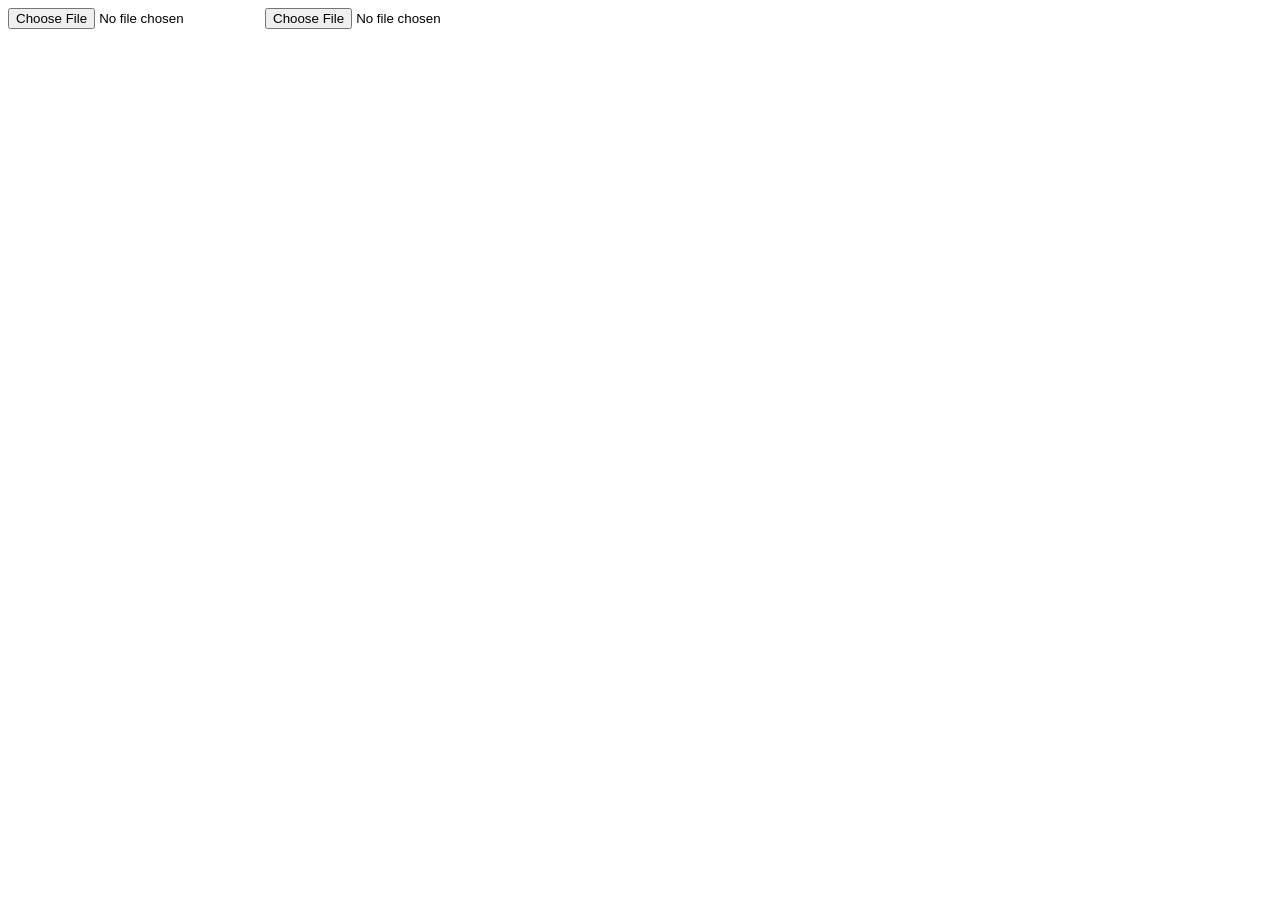
<file: src/index.template.html>
<!doctype html>
<html lang="th">
<head>
  <meta charset="utf-8">
  <meta name="viewport" content="width=device-width, initial-scale=1">
  <meta name="theme-color" content="#102d4e">
  <meta name="description" content="ระบบรายงานผลการดำเนินงานตาม Syllabus โดยประมวลผลในเบราว์เซอร์ทั้งหมด">
  <title>Syllabus Implementation Report | Faculty of Science</title>
  <style>
/* APP_STYLES */
  </style>
</head>
<body>
  <div id="app" aria-live="off"></div>
  <input id="syllabus-file" class="sr-only" type="file" accept=".json,application/json" aria-label="เลือกไฟล์ Syllabus JSON">
  <input id="report-file" class="sr-only" type="file" accept=".json,application/json" aria-label="เลือกไฟล์รายงาน JSON">
  <script>
/* APP_SCRIPT */
  </script>
</body>
</html>
</file>
